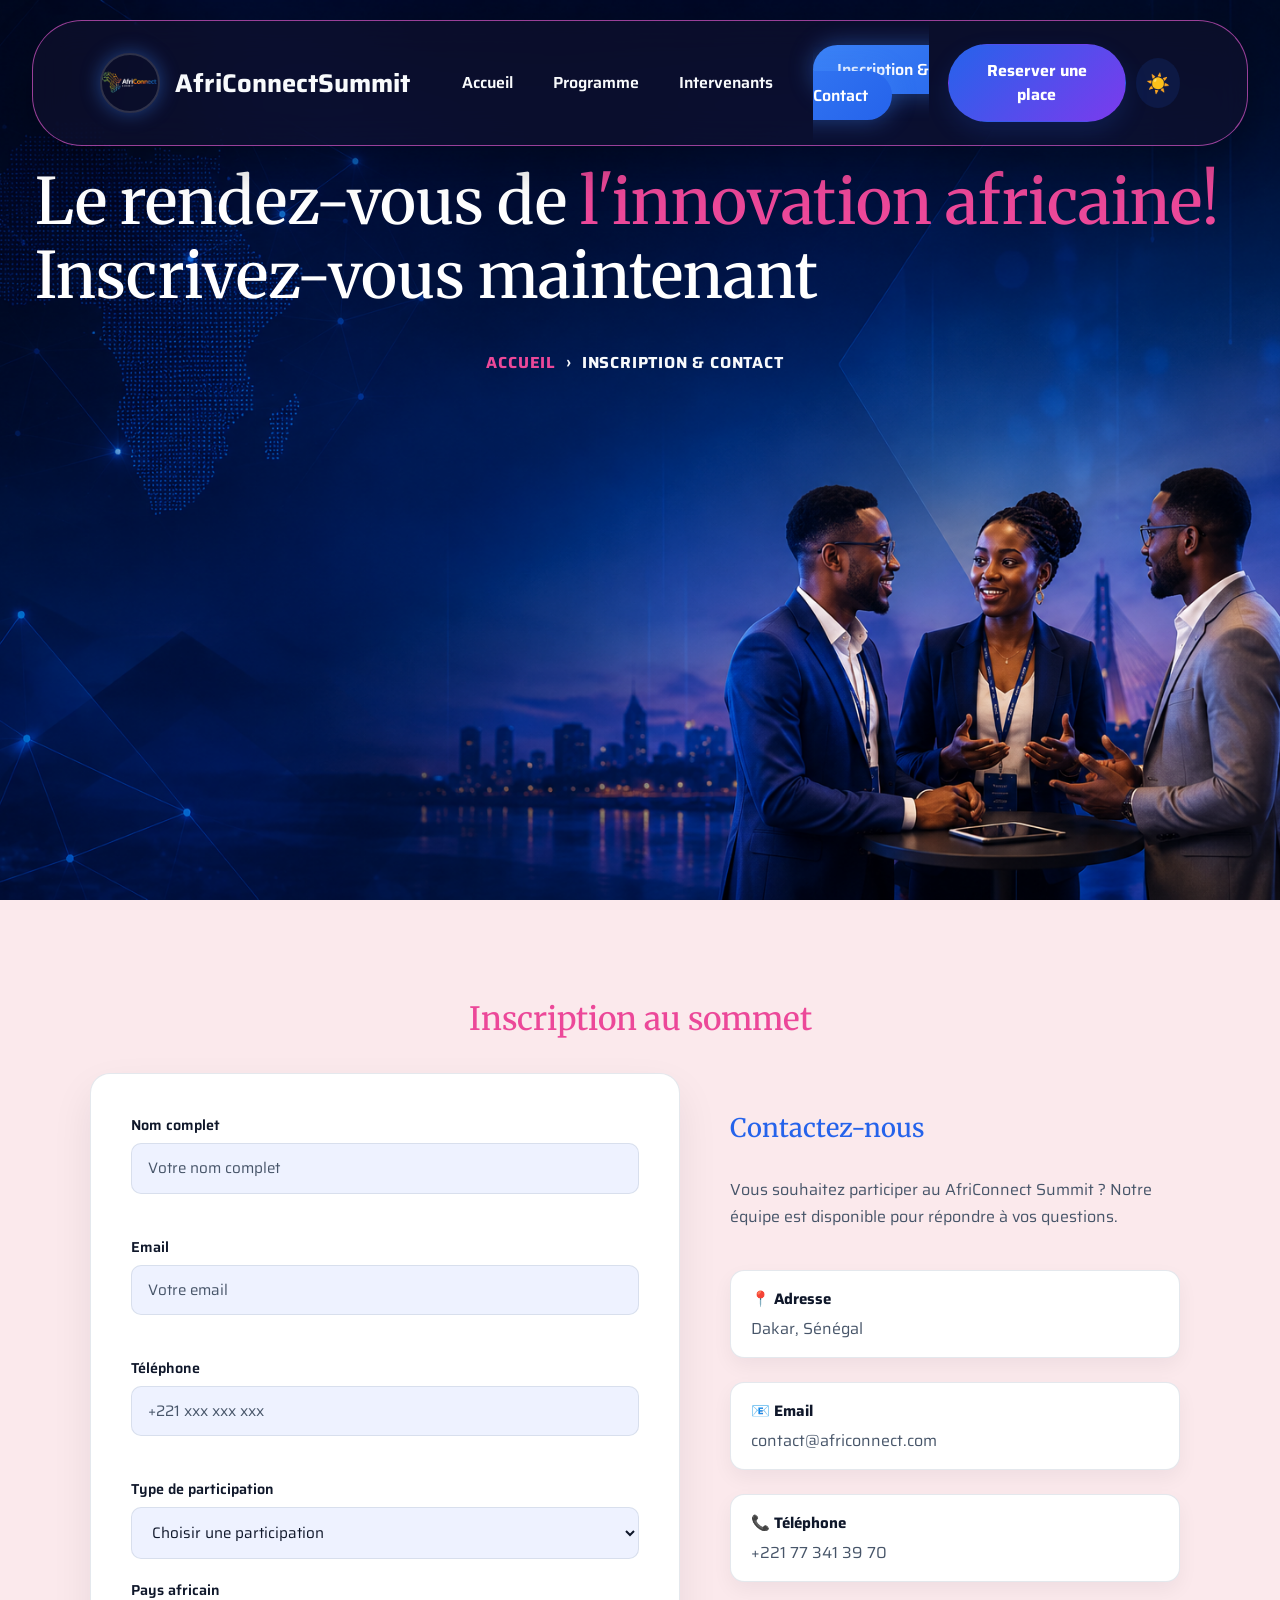
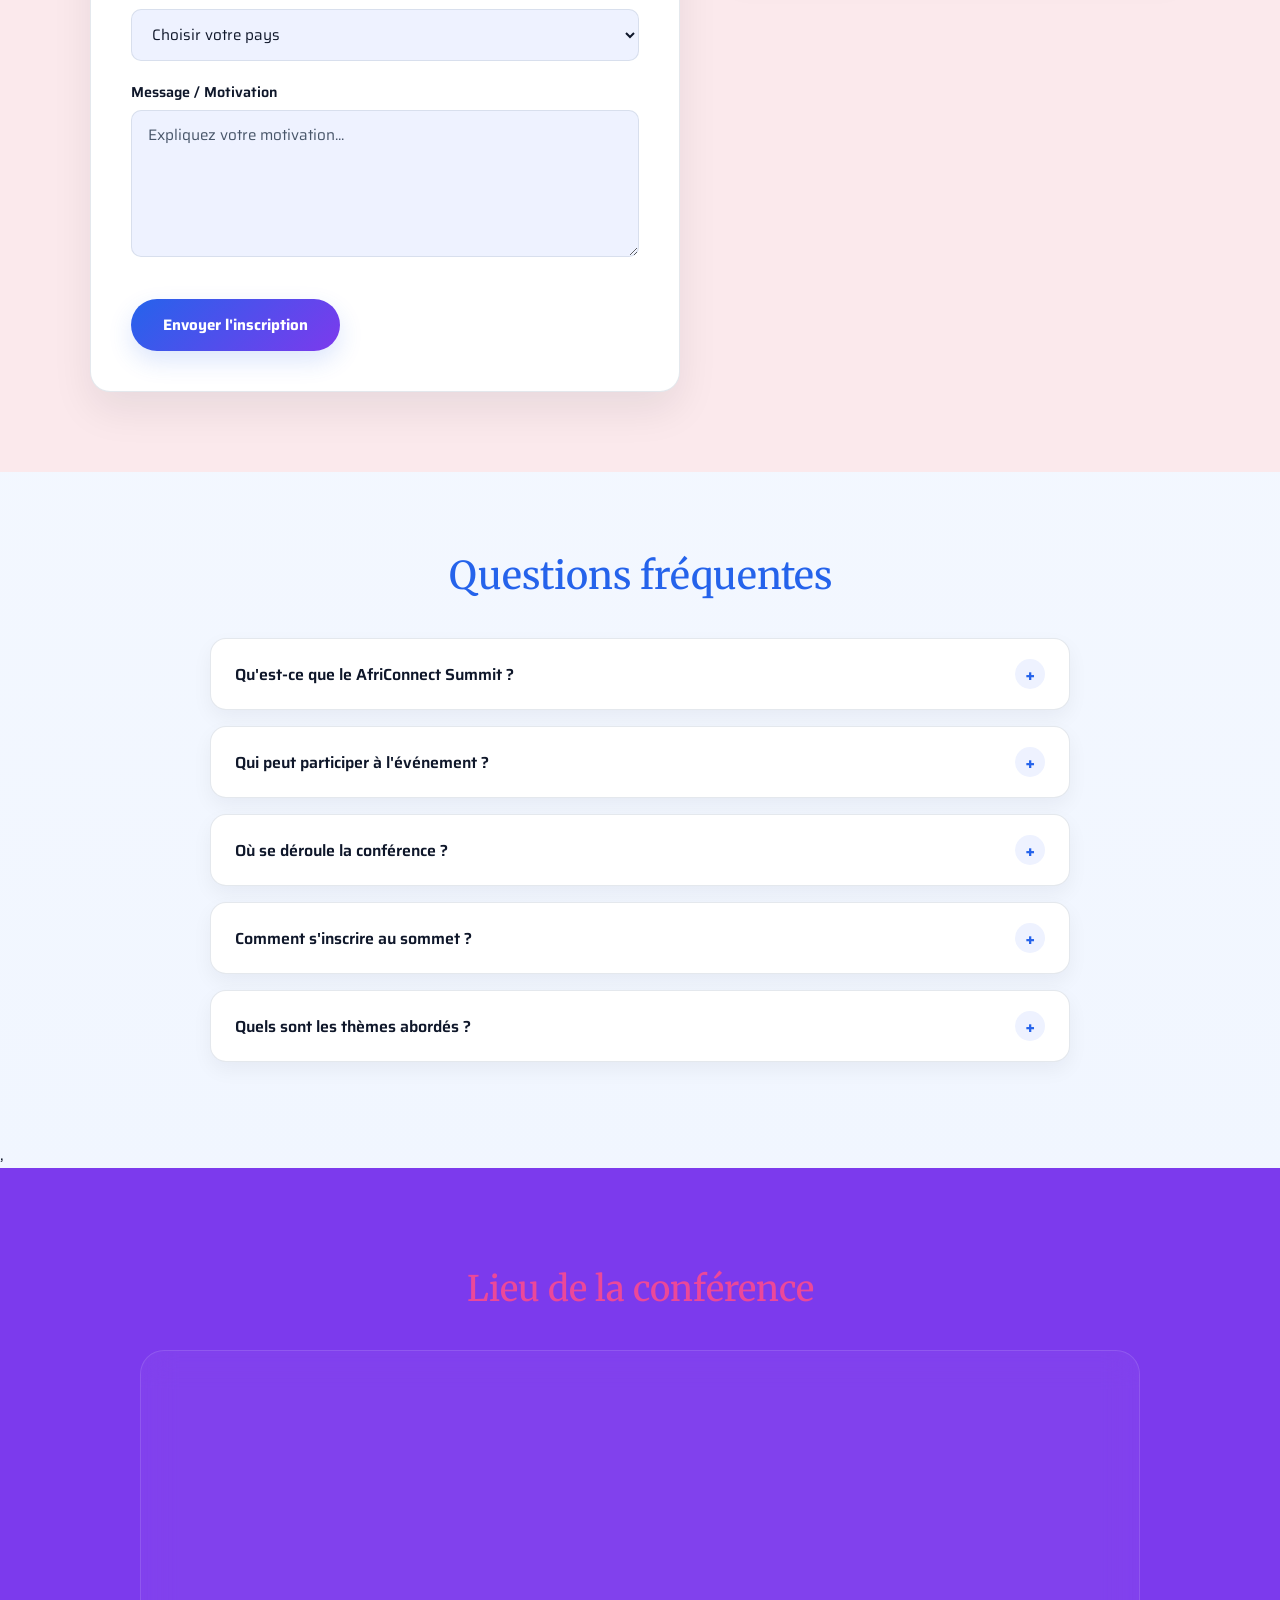
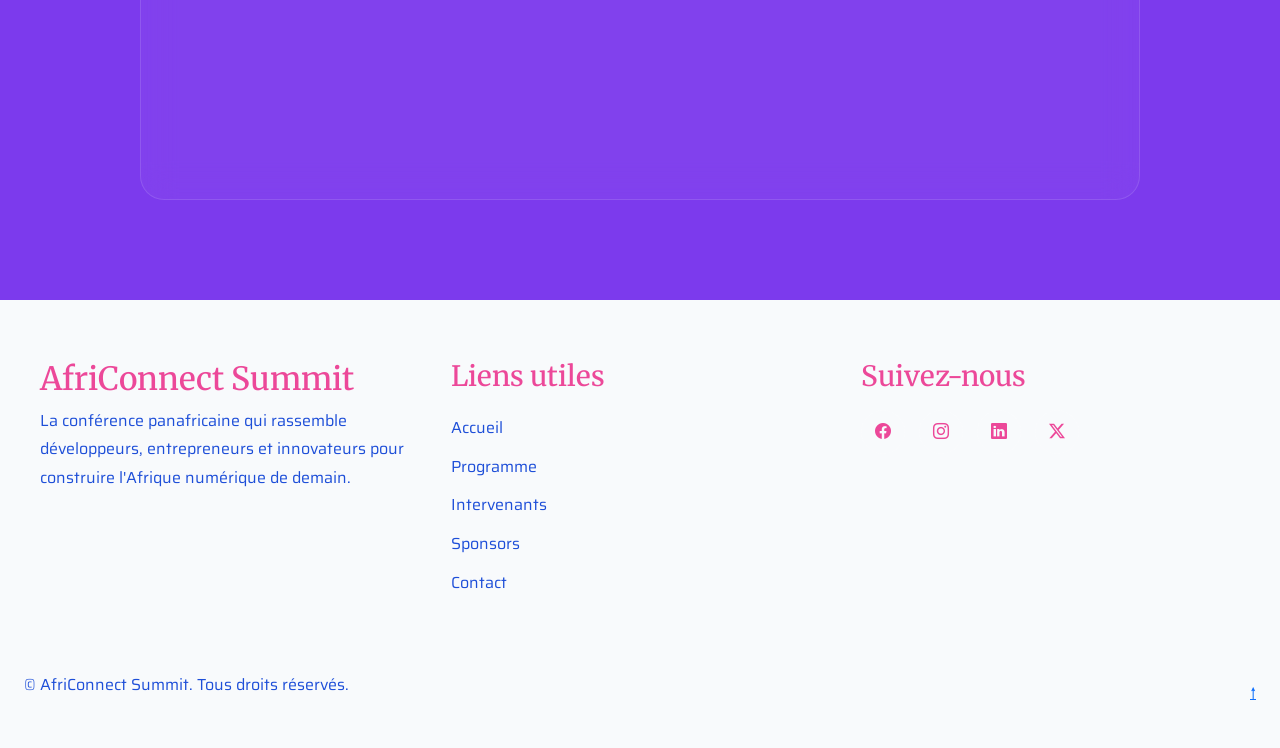
<file: contact.html>
<!DOCTYPE html>
<html lang="Fr">
<head>
    <meta charset="UTF-8">
    <meta name="viewport" content="width=device-width, initial-scale=1.0">
     <link
      href="https://cdn.jsdelivr.net/npm/bootstrap@5.3.0/dist/css/bootstrap.min.css"
      rel="stylesheet">
    <link
    rel="stylesheet"
      href="https://cdn.jsdelivr.net/npm/bootstrap-icons/font/bootstrap-icons.css">
    <link rel="stylesheet" href="css/style.css" >
    <title>AfriConnect Summit - Contact</title>
</head>
<body>
    <!--===================================================== 
              barre de navigation communne a toutes les pages
         ========================================================= -->  
   <header>
    <nav class="navbar">
        <div class="container">

            <div class="logo">

                <img src="images/LogoAfriconnectSummit.png" alt="Logo AfriConnect">
                <a href="index.html">AfriConnectSummit</a>
            </div>

            <button class="burger" id="burger">
                ☰
            </button>

            <div class="nav-menu" id="nav-menu">
                <ul class="nav-links">
                    <li><a href="index.html">Accueil</a></li>
                    <li><a href="programme.html">Programme</a></li>
                    <li><a href="intervenants.html">Intervenants</a></li>
                    <li><a href="contact.html" class="active">Inscription & Contact</a></li>
                </ul>

            <div class="nav-actions">
              <a href="contact.html" class="btn">Reserver une place</a>
           </div>


                <button id="theme-btn" class="theme-btn">☀️</button>
            </div>

        </div>
    </nav>
   </header>
<main>

<!--============================
     section hero interne 
  =========================-->

    <section class="hero-contact">
    <div class="hero-contact-container">
        <div class="contact-title">
            <h1>Le rendez-vous de <span>l'innovation africaine!</span> Inscrivez-vous maintenant</h1>
        </div>
     <div class="fil-darian">
        <nav class="fil-arian">
            <a href="index.html">Accueil</a>
            <span>›</span>
            <span class="active">Inscription & Contact</span>
        </nav>
     </div>

    </div>
    </section>
    
    <section class="contact-section">

      <div class="contact-title">
         <h2>Inscription au sommet</h2>
        </div>

    <div class="contact-container">
        
        <!-- FORMULAIRE -->
        <div class="formulaire">

        

            <form>

                <div class="champ">
                    <label>Nom complet</label>
                    <input type="text" placeholder="Votre nom complet">
                    <small id="nameError" class="text-danger"></small>
                </div>


                <div class="champ">
                    <label>Email</label>
                    <input type="email" placeholder="Votre email">
                    <small id="emailError" class="text-danger"></small>
                </div>


                <div class="champ">
                    <label>Téléphone</label>
                    <input type="tel" placeholder="+221 xxx xxx xxx">
                    <small id="telError" class="text-danger"></small>
                </div>


                <div class="champ">
                    <label>Type de participation</label>

                    <select>
                        <option>Choisir une participation</option>
                        <option>Participant</option>
                        <option>Intervenant</option>
                        <option>Sponsor</option>
                        <option>Partenaire</option>
                    </select>

                </div>


                <div class="champ">
                    <label>Pays africain</label>

                    <select>
                        <option>Choisir votre pays</option>
                        <option>Sénégal</option>
                        <option>Côte d'Ivoire</option>
                        <option>Ghana</option>
                        <option>Nigeria</option>
                        <option>Maroc</option>
                        <option>Algérie</option>
                        <option>Tunisie</option>
                        <option>Mali</option>
                        <option>Burkina Faso</option>
                        <option>Kenya</option>
                        <option>Afrique du Sud</option>
                    </select>

                </div>


                <div class="champ">
                    <label>Message / Motivation</label>

                    <textarea 
                    placeholder="Expliquez votre motivation..." rows="5"></textarea>
                     <small id="messageError" class="text-danger"></small>

                </div>
               <button type="submit"> Envoyer l'inscription</button>

            </form>

        </div>

        <!-- INFORMATIONS -->
        <div class="infos-contact">

            <h2>Contactez-nous</h2>

            <p>
                Vous souhaitez participer au AfriConnect Summit ?
                Notre équipe est disponible pour répondre à vos questions.
            </p>


            <div class="info-item">
                <strong>📍 Adresse</strong>
                <p>Dakar, Sénégal</p>
            </div>


            <div class="info-item">
                <strong>📧 Email</strong>
                <p>contact@africonnect.com</p>
            </div>


            <div class="info-item">
                <strong>📞 Téléphone</strong>
                <p>+221 77 341 39 70</p>
            </div>

        </div>


    </div>

</section>
<section class="faq-section">

    <h2>Questions fréquentes</h2>

    <div class="faq-container">

        <div class="faq-item">

            <input type="checkbox" id="faq1">

            <label for="faq1">
                Qu'est-ce que le AfriConnect Summit ?
                <span>+</span>
            </label>

            <div class="faq-content">
                <p>
                    AfriConnect Summit est une conférence panafricaine
                    qui réunit développeurs, entrepreneurs, designers
                    et experts du numérique.
                </p>
            </div>

        </div>



        <div class="faq-item">

            <input type="checkbox" id="faq2">

            <label for="faq2">
                Qui peut participer à l'événement ?
                <span>+</span>
            </label>

            <div class="faq-content">
                <p>
                    L'événement est ouvert aux étudiants, professionnels,
                    entreprises, startups et passionnés de technologie.
                </p>
            </div>

        </div>



        <div class="faq-item">

            <input type="checkbox" id="faq3">

            <label for="faq3">
                Où se déroule la conférence ?
                <span>+</span>
            </label>

            <div class="faq-content">
                <p>
                    La conférence se déroule à Dakar, Sénégal,
                    avec des sessions physiques et des activités numériques.
                </p>
            </div>

        </div>



        <div class="faq-item">

            <input type="checkbox" id="faq4">

            <label for="faq4">
                Comment s'inscrire au sommet ?
                <span>+</span>
            </label>

            <div class="faq-content">
                <p>
                    Vous pouvez vous inscrire via le formulaire
                    disponible dans la section contact.
                </p>
            </div>

        </div>



        <div class="faq-item">

            <input type="checkbox" id="faq5">

            <label for="faq5">
                Quels sont les thèmes abordés ?
                <span>+</span>
            </label>

            <div class="faq-content">
                <p>
                    Les thèmes principaux sont l'intelligence artificielle,
                    la data, le business digital et le design.
                </p>
            </div>

        </div>


    </div>

</section>
,    <!--==================
       section carte iframe 
      =================== -->

<section class="section-map">

    <h2>Lieu de la conférence</h2>

    <div class="map-container">

       <div class="map-iframe">
          <iframe
            src="https://www.google.com/maps/embed?pb=!1m18!1m12!1m3!1d3859.2!2d-17.4677!3d14.7167!2m3!1f0!2f0!3f0!3m2!1i1024!2i768!4f13.1!3m3!1m2!1s0xec172c3a3a3a3a3%3ADakar!2sDakar%2C%20S%C3%A9n%C3%A9gal!5e0!3m2!1sfr!2s!4v0000000000"
            style="border:0;"
            allowfullscreen=""
            loading="lazy">
          </iframe>
  </div>

    </div>
</section>

   </main>
  <!--==========================================
           footer commune a toutes les pages 
     ==============================================-->
     
      <footer class="footer">
        <div class="footer-container">
          <!-- Colonne 1 -->
          <div class="footer-column">
            <h2>AfriConnect Summit</h2>
            <p>
              La conférence panafricaine qui rassemble développeurs,
              entrepreneurs et innovateurs pour construire l'Afrique numérique
              de demain.
            </p>
          </div>

          <!-- Colonne 2 -->
          <div class="footer-column">
            <h3>Liens utiles</h3>

            <ul>
              <li><a href="index.html">Accueil</a></li>
              <li><a href="programme.html">Programme</a></li>
              <li><a href="intervenants.html">Intervenants</a></li>
              <li><a href="sponsors.html">Sponsors</a></li>
              <li><a href="contact.html">Contact</a></li>
            </ul>
          </div>

          <!-- Colonne 3 -->
          <div class="footer-column">
            <h3>Suivez-nous</h3>

            <div class="socials">
              <a href="#"><i class="bi bi-facebook"></i></a>
              <a href="#"><i class="bi bi-instagram"></i></a>
              <a href="#"><i class="bi bi-linkedin"></i></a>
              <a href="#"><i class="bi bi-twitter-x"></i></a>
            </div>
          </div>
        </div>

        <hr>

        <div class="footer-bottom">
          <p>
            © <span id="year"></span> AfriConnect Summit. Tous droits réservés.
          </p>

          <a href="#" class="back-to-top"> ↑ </a>
        </div>
      </footer>
   <script src="https://cdn.jsdelivr.net/npm/bootstrap@5.3.0/dist/js/bootstrap.bundle.min.js"></script>
    <script src="js/main.js"></script>
</body>
</html>
</file>
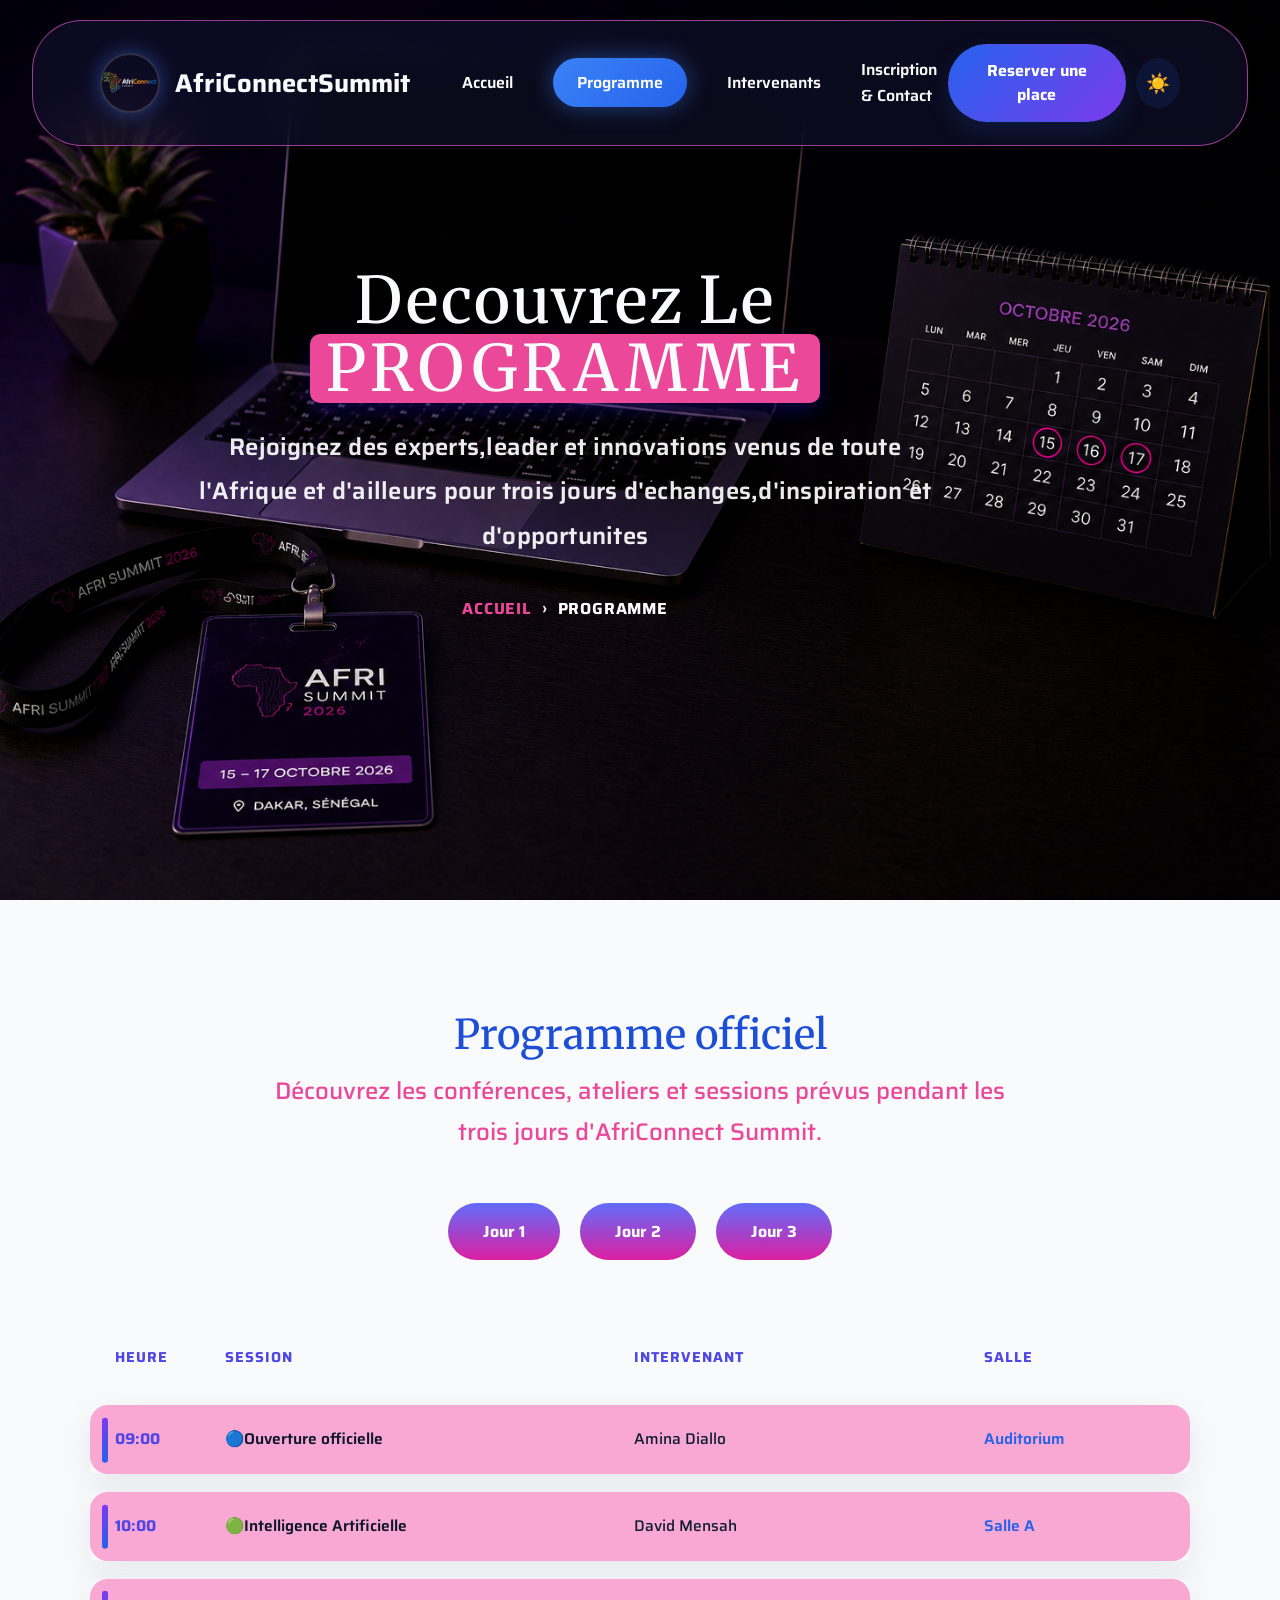
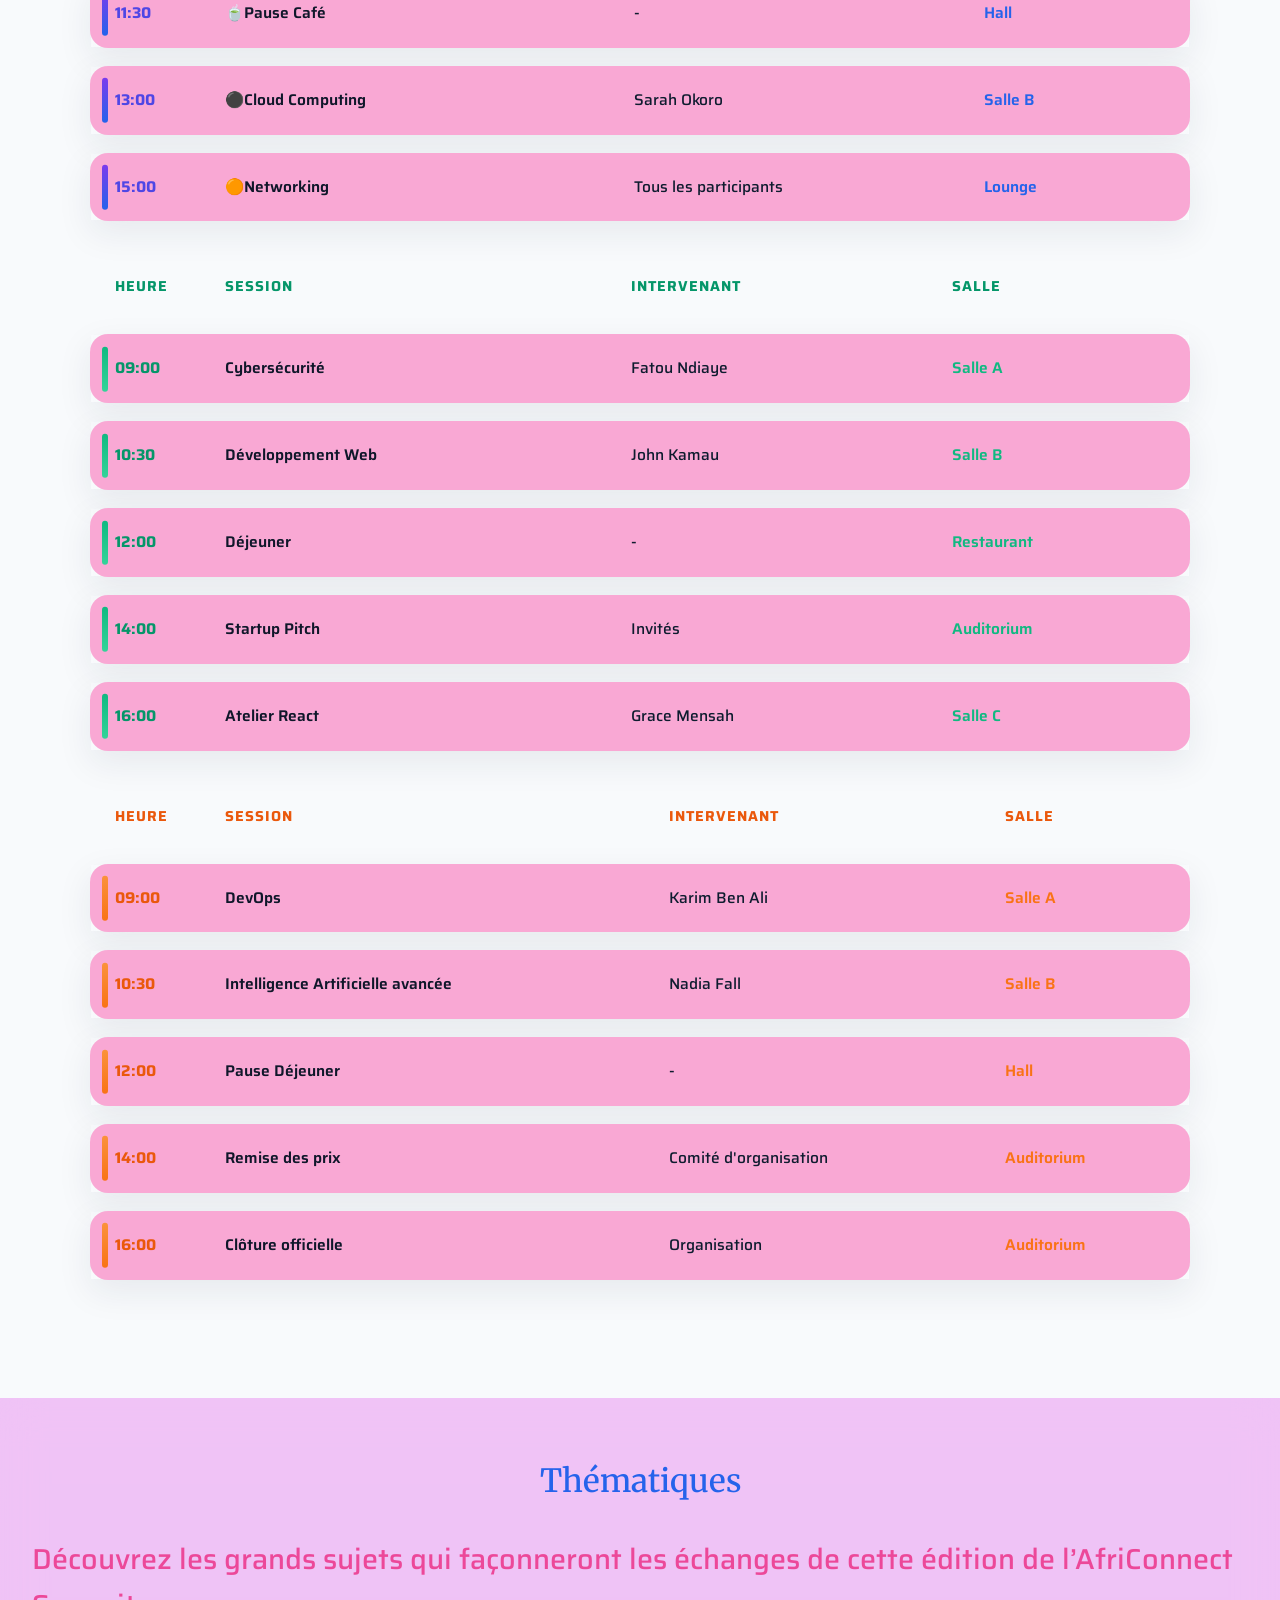
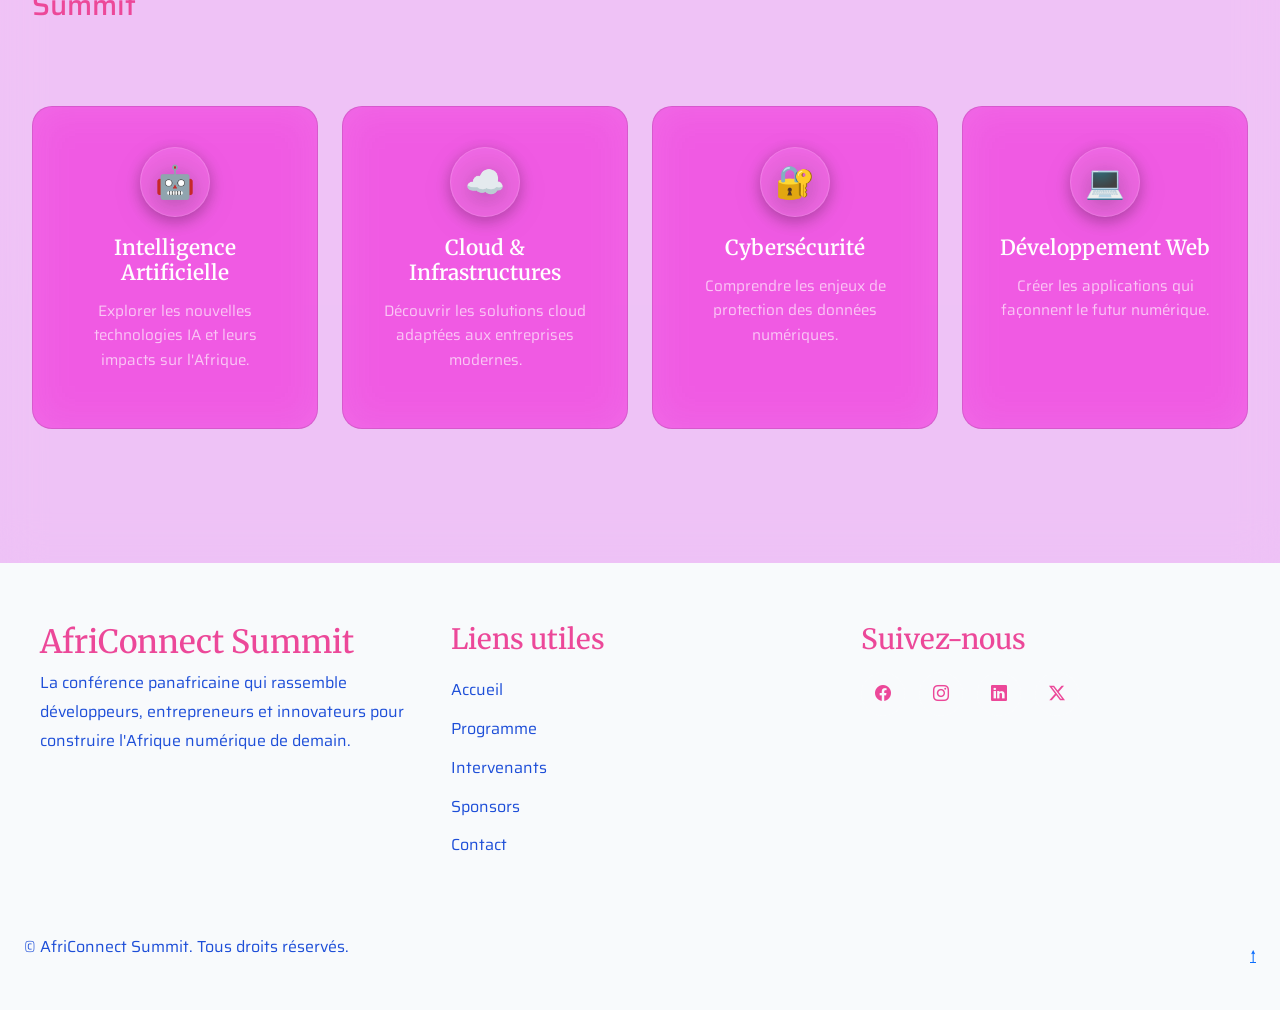
<file: programme.html>
<!DOCTYPE html>
<html lang="Fr">
<head>
    <meta charset="UTF-8">
    <meta name="viewport" content="width=device-width, initial-scale=1.0">
     <link
      href="https://cdn.jsdelivr.net/npm/bootstrap@5.3.0/dist/css/bootstrap.min.css"
      rel="stylesheet">
    <link
    rel="stylesheet"
      href="https://cdn.jsdelivr.net/npm/bootstrap-icons/font/bootstrap-icons.css">
    <link rel="stylesheet" href="css/style.css" >
    <title>AfriConnect Summit - Programme</title>
</head>
<body>

     
          <!--======================================================
             barre de navigation communne a toutes les pages
           ====================================================== -->

    <header>
    <nav class="navbar">
        <div class="container">

            <div class="logo">
                <img src="images/LogoAfriconnectSummit.png" alt="Logo AfriConnect">
                
                <a href="index.html">AfriConnectSummit</a>
            </div>

            <button class="burger" id="burger">
                ☰
            </button>

            <div class="nav-menu" id="nav-menu">
                <ul class="nav-links">
                    <li><a href="index.html">Accueil</a></li>
                    <li><a href="programme.html" class="active">Programme</a></li>
                    <li><a href="intervenants.html">Intervenants</a></li>
                    <li><a href="contact.html">Inscription & Contact</a></li>
                </ul>

                 <div class="nav-actions">
              <a href="contact.html" class="btn">Reserver une place</a>
          </div>


                <button id="theme-btn" class="theme-btn">☀️</button>
            </div>

        </div>
    </nav>
</header>
<main>
   <!--==========================================================
             section hero interne
     ========================================================= -->
<section class="hero-interne">
    <div class="hero-container">
        <div class="hero-title">
             <h1>Decouvrez le  <span class="highlight">programme</span></h1>
        </div>
        <div class="sous-titre-hero">
            <p>Rejoignez des experts,leader et innovations venus de toute
             l'Afrique et d'ailleurs pour trois jours d'echanges,d'inspiration et 
             d'opportunites 
            </p>
        </div>
         <div id="fil-d'arian">
        <nav class="fil-arian">
    <a href="index.html">Accueil</a>
    <span>›</span>
    <span class="current">Programme</span>
</nav>
    </div>
    </div>
    
</section>
 <section class="programme">

    <h1>Programme officiel</h1>

    <p class="sous-titre">
    Découvrez les conférences, ateliers et sessions prévus pendant les trois jours d'AfriConnect Summit.
    </p>

    <!-- Onglets -->
    <div class="tabs">

        <button class="tab active" data-day="jour1">
            Jour 1
        </button>

        <button class="tab" data-day="jour2">
            Jour 2
        </button>

        <button class="tab" data-day="jour3">
            Jour 3
        </button>

    </div>

    <!-- ================= JOUR 1 ================= -->

    <div class="planning active" id="jour1">

        <table class="programme-table jour1">

            <thead>
                <tr>
                    <th>Heure</th>
                    <th>Session</th>
                    <th>Intervenant</th>
                    <th>Salle</th>
                </tr>
            </thead>

            <tbody class="blur">

                <tr>
                    <td>09:00</td>
                    <td>🔵Ouverture officielle</td>
                    <td>Amina Diallo</td>
                    <td>Auditorium</td>
                </tr>

                <tr>
                    <td>10:00</td>
                    <td>🟢Intelligence Artificielle</td>
                    <td>David Mensah</td>
                    <td>Salle A</td>
                </tr>

                <tr>
                    <td>11:30</td>
                    <td>🍵Pause Café</td>
                    <td>-</td>
                    <td>Hall</td>
                </tr>

                <tr>
                    <td>13:00</td>
                    <td>⚫Cloud Computing</td>
                    <td>Sarah Okoro</td>
                    <td>Salle B</td>
                </tr>

                <tr>
                    <td>15:00</td>
                    <td>🟠Networking</td>
                    <td>Tous les participants</td>
                    <td>Lounge</td>
                </tr>

            </tbody>

        </table>

    </div>

    <!-- ================= JOUR 2 ================= -->

    <div class="planning" id="jour2">

        <table class="programme-table jour2">

            <thead>
                <tr>
                    <th>Heure</th>
                    <th>Session</th>
                    <th>Intervenant</th>
                    <th>Salle</th>
                </tr>
            </thead>

            <tbody>

                <tr>
                    <td>09:00</td>
                    <td>Cybersécurité</td>
                    <td>Fatou Ndiaye</td>
                    <td>Salle A</td>
                </tr>

                <tr>
                    <td>10:30</td>
                    <td>Développement Web</td>
                    <td>John Kamau</td>
                    <td>Salle B</td>
                </tr>

                <tr>
                    <td>12:00</td>
                    <td>Déjeuner</td>
                    <td>-</td>
                    <td>Restaurant</td>
                </tr>

                <tr>
                    <td>14:00</td>
                    <td>Startup Pitch</td>
                    <td>Invités</td>
                    <td>Auditorium</td>
                </tr>

                <tr>
                    <td>16:00</td>
                    <td>Atelier React</td>
                    <td>Grace Mensah</td>
                    <td>Salle C</td>
                </tr>

            </tbody>

        </table>

    </div>

    <!-- ================= JOUR 3 ================= -->

    <div class="planning" id="jour3">

        <table class="programme-table jour3">

            <thead>
                <tr>
                    <th>Heure</th>
                    <th>Session</th>
                    <th>Intervenant</th>
                    <th>Salle</th>
                </tr>
            </thead>

            <tbody>

                <tr>
                    <td>09:00</td>
                    <td>DevOps</td>
                    <td>Karim Ben Ali</td>
                    <td>Salle A</td>
                </tr>

                <tr>
                    <td>10:30</td>
                    <td>Intelligence Artificielle avancée</td>
                    <td>Nadia Fall</td>
                    <td>Salle B</td>
                </tr>

                <tr>
                    <td>12:00</td>
                    <td>Pause Déjeuner</td>
                    <td>-</td>
                    <td>Hall</td>
                </tr>

                <tr>
                    <td>14:00</td>
                    <td>Remise des prix</td>
                    <td>Comité d'organisation</td>
                    <td>Auditorium</td>
                </tr>

                <tr>
                    <td>16:00</td>
                    <td>Clôture officielle</td>
                    <td>Organisation</td>
                    <td>Auditorium</td>
                </tr>
            </tbody>
         </table>

    </div>

</section>

<section class="themes">
   <div class="titre-theme">
    <h2>Thématiques</h2>
   </div>
   <div class="sous-titre-theme">
   <p>
    Découvrez les grands sujets qui façonneront les échanges de cette édition de l’AfriConnect Summit
   </p>
   </div>

    <div class="themes-grid">

        <div class="theme-card reveal">
            <div class="icon">🤖</div>
            <h3>Intelligence Artificielle</h3>
            <p>
                Explorer les nouvelles technologies IA
                et leurs impacts sur l'Afrique.
            </p>
        </div>


        <div class="theme-card reveal">
            <div class="icon">☁️</div>
            <h3>Cloud & Infrastructures</h3>
            <p>
                Découvrir les solutions cloud adaptées
                aux entreprises modernes.
            </p>
        </div>


        <div class="theme-card reveal">
            <div class="icon">🔐</div>
            <h3>Cybersécurité</h3>
            <p>
                Comprendre les enjeux de protection
                des données numériques.
            </p>
        </div>


        <div class="theme-card reveal">
            <div class="icon">💻</div>
            <h3>Développement Web</h3>
            <p>
                Créer les applications qui façonnent
                le futur numérique.
            </p>
        </div>


    </div>

</section>


   </main>
    <!--==========================================
           footer commune a toutes les pages 
     ==============================================-->
    
      <footer class="footer">
        <div class="footer-container">
          <!-- Colonne 1 -->
          <div class="footer-column">
            <h2>AfriConnect Summit</h2>
            <p>
              La conférence panafricaine qui rassemble développeurs,
              entrepreneurs et innovateurs pour construire l'Afrique numérique
              de demain.
            </p>
          </div>

          <!-- Colonne 2 -->
          <div class="footer-column">
            <h3>Liens utiles</h3>

            <ul>
              <li><a href="index.html">Accueil</a></li>
              <li><a href="programme.html">Programme</a></li>
              <li><a href="intervenants.html">Intervenants</a></li>
              <li><a href="sponsors.html">Sponsors</a></li>
              <li><a href="contact.html">Contact</a></li>
            </ul>
          </div>

          <!-- Colonne 3 -->
          <div class="footer-column">
            <h3>Suivez-nous</h3>

            <div class="socials">
              <a href="#"><i class="bi bi-facebook"></i></a>
              <a href="#"><i class="bi bi-instagram"></i></a>
              <a href="#"><i class="bi bi-linkedin"></i></a>
              <a href="#"><i class="bi bi-twitter-x"></i></a>
            </div>
          </div>
        </div>

        <hr>

        <div class="footer-bottom">
          <p>
            © <span id="year"></span> AfriConnect Summit. Tous droits réservés.
          </p>

          <a href="#" class="back-to-top"> ↑ </a>
        </div>
      </footer>
   <script src="https://cdn.jsdelivr.net/npm/bootstrap@5.3.0/dist/js/bootstrap.bundle.min.js"></script>
    <script src="js/main.js"></script>
</body>
</html>
</file>
<file: css/style.css>
@import url('https://fonts.googleapis.com/css2?family=Merriweather:ital,opsz,wght@0,18..144,300..900;1,18..144,300..900&display=swap');
@import url('https://fonts.googleapis.com/css2?family=Saira:ital,wght@0,100..900;1,100..900&display=swap');

:root {
  --blue:        #2563EB;
  --blue-dark:   #1D4ED8;
  --blue-light:  #60A5FA;

  --pink:        #EC4899;
  --pink-dark:   #DB2777;
  --pink-light:  #F9A8D4;
  --accent:      #7C3AED;
  --accent-soft: #EDE9FE;

  --white:       #FFFFFF;
  --off-white:   #F8FAFC;

  --bg-color:    #F8FAFC;
  --card-bg:     #FFFFFF;
  --surface:     #EEF2FF;

  --text-primary:   #0F172A;
  --text-secondary: #F8FAFC;
  --text-muted:     #475569;
  --border-soft:    rgba(148, 163, 184, 0.25);
    
  --font-title: 'Merriweather', serif;
  --font-body: 'Saira', sans-serif;
  --navbar-height: 85px;
}

/* ==============================
     variable dark mode 
============================= */
body.dark-mode {
  --bg-color:    #0F172A;
  --card-bg:     #1E293B;
  --surface:     #1E293B;

  --text-primary:   #eff3f3;
  --text-secondary: #023abb;
  --text-muted:     #e312ce;
}

*, *::before, *::after {
  margin: 0;
  padding: 0;
  box-sizing: border-box;
}

body {
  font-family: var(--font-body);
  background: linear-gradient(180deg, #f8fbff 0%, #eef4ff 100%);
  color: var(--text-primary);
  line-height: 1.6;
}

h1, h2, h3, h4, h5, h6 {
  font-family: var(--font-title);
  color: var(--text-primary);
}
/* animation  */

.fade-in {
    animation: fadeIn 0.8s ease forwards;
    opacity: 0;
}

@keyframes fadeIn {
    from {
        opacity: 0;
    }
    to {
        opacity: 1;
    }
}

@keyframes fadeInUp {
  from {
    opacity: 0;
    transform: translateY(18px);
  }
  to {
    opacity: 1;
    transform: translateY(0);
  }
}


@keyframes slideRight {
    from {
        transform: translateX(-60px);
    }
    to {
        transform: translateX(0);
    }
}

.element {
    animation: slideDown 0.7s ease-out;
}

@keyframes slideDown {
    from {
        transform: translateY(-50px);
    }
    to {
        transform: translateY(0);
    }
}
@keyframes rotate {
  from {
    transform: rotate(-3deg);
  }
  to {
    transform: rotate(3deg);
  }
}
@keyframes backInLeft {
  0% {
    opacity: 0;
    transform: translateX(-200px) scale(0.7);
  }

  80% {
    opacity: 0.8;
    transform: translateX(20px) scale(1.05);
  }

  100% {
    opacity: 1;
    transform: translateX(0) scale(1);
  }
}
/* ==========================
        NAVBAR FLOTTANTE
========================== */

.navbar {
    position: fixed;
    top: 20px;
    left: 50%;
    transform: translateX(-50%);
    width: min(95%, 1400px);
    z-index: 1000;
    background: rgba(18, 18, 45, 0.60);
    backdrop-filter: blur(18px);
    -webkit-backdrop-filter: blur(18px);
    border: 1px solid rgba(217, 87, 202, 0.695);
    border-radius: 50px;
    box-shadow:
    0 15px 45px rgba(0,0,0,.35);
    transition: .35s ease;
}

.navbar .container{
display:flex;
align-items:center;
justify-content:space-between;
gap:20px;
padding:15px 30px;
position:relative;
}

.burger{
display:none;
align-items:center;
justify-content:center;
width:46px;
height:46px;
border:none;
border-radius:50%;
background:rgba(255,255,255,.12);
color:white;
font-size:1.3rem;
cursor:pointer;
transition:.3s ease;
}

.burger:hover,
.burger:focus-visible{
background:#2563eb;
outline:none;
}

.logo{
display:flex;
align-items:center;
gap:15px;
}

.logo img{
width:60px;
height:60px;
border-radius:50%;
border:2px solid rgba(255,255,255,.15);
box-shadow:
0 0 20px rgba(59,130,246,.45);
object-fit:cover;
}

.logo a{
color:var(--off-white);
font-size:1.6rem;
font-weight:700;
text-decoration:none;
font-family: var(--font-body);
}

.nav-menu{
display:flex;
align-items:center;
justify-content:space-between;
flex:1;
}

.nav-links{
display:flex;
align-items:center;
gap:40px;
list-style:none;
margin:auto;
}

.nav-links a{
position:relative;
color:var(--off-white);
text-decoration:none;
font-weight:600;
transition:.3s;
font-family: var(--font-body);
}

.nav-links a:hover{
color:var(--blue);
}

.nav-links a::after{
content:"";
position:absolute;
left:0;
bottom:-8px;
width:0;
height:2px;
background:linear-gradient(
 90deg, #3b82f6, #8b5cf6);
transition:.3s;
}

.nav-links a:hover::after{
width:100%;
}

.nav-links .active{
padding:12px 24px;
border-radius:40px;
background:linear-gradient(135deg,#3b82f6,#2563eb);color:white;
box-shadow: 0 0 25px rgba(59,130,246,.45);
}

.nav-links .active::after{
display:none;
}

.nav-actions{
display:flex;
align-items:center;
gap:20px;
}

.btn{
padding:14px 28px;
border-radius:50px;
text-decoration:none;
font-weight:700;
color:white;
background:linear-gradient(135deg,var(--blue),var(--accent));
transition:.35s;
font-family: var(--font-body);
box-shadow:0 10px 24px rgba(37,99,235,.16);
}

.btn:hover{
transform:translateY(-3px);
box-shadow:0 12px 30px rgba(37,99,235,.28);
}

.theme-btn{
width:50px;
height:50px;
border:none;
border-radius:50%;
cursor:pointer;
background:rgba(37,99,235,.12);
color:var(--blue-dark);
font-size:1.2rem;
transition:.35s;
margin-left: 10px;
}

.theme-btn:hover{
transform:rotate(180deg);
background:linear-gradient(135deg,var(--blue),var(--accent));
color:white;
}

/* =================
     section hero
 ===================== */
.hero {
  position: relative;
  min-height: 100vh;
  display: flex;
  flex-direction: column;
  justify-content: center;
  align-items: flex-start;
  gap: 24px;
  padding: 120px 24px 60px;
  background-image:url(../images/afribg.jpeg);
  background-repeat: no-repeat;
  background-size: cover;
  background-position: right top;
  overflow: hidden;
}

.hero::before {
  content: "";
  position: absolute;
  inset: 0;
  background: radial-gradient(circle at top right, rgba(37, 99, 235, 0.28), transparent 38%);
  pointer-events: none;
}

.texte-container,
.btn-container,
.compte-a-rebours {
  position: relative;
  z-index: 1;
}

.texte-container {
  max-width: 900px;
  width: 100%;
}

.edition {
  display: inline-block;
  margin-top: 10px;
  padding: 8px 14px;
  color: var(--pink);
  font-weight: 700;
  letter-spacing: 0.2em;
  text-transform: uppercase;
  font-size: 0.9rem;
  font-family: var(--font-body);
}

.titre-pricipal {
  font-size: clamp(2rem, 4vw, 3.4rem);
  line-height: 1.2;
  color: #ffffff;
  margin-bottom: 16px;
  max-width: 800px;
  font-family: var(--font-title);
  animation: fadeIn 3s ease forwards;
  opacity: 0;
}

.highlight {
  color:var(--pink);
}

.sous-titre-hero {
  font-size: 1.05rem;
  color: var(--pink-light);
  font-weight: 600;
  line-height: 1.6;
  font-family: var(--font-body);
}

.btn-container {
  display: flex;
  /* flex-wrap: wrap; */
  gap: 16px;
}


.btn-hero {
  display: inline-flex;
  align-items: center;
  justify-content: center;
  padding: 14px 28px;
  border-radius: 999px;
  text-decoration: none;
  font-weight: 700;
  color: white;
  font-family: var(--font-body);
  background: linear-gradient(135deg, #2563eb 0%, #3b82f6 50%, #8b5cf6 100%);
  border: 1px solid rgba(255, 255, 255, 0.18);
  box-shadow: 0 12px 30px rgba(37, 99, 235, 0.25);
  transition: transform 0.25s ease, box-shadow 0.25s ease, filter 0.25s ease;
  animation: fadeIn 0.8s ease forwards;
  opacity: 0;
}

.btn-hero:hover {
  transform: translateY(-3px);
  box-shadow: 0 16px 35px rgba(37, 99, 235, 0.35);
  filter: brightness(1.05);
}

.btn-hero:last-child {
  background: linear-gradient(135deg, rgba(255, 255, 255, 0.16), rgba(255, 255, 255, 0.08));
  backdrop-filter: blur(10px);
}

.compte-a-rebours {
  display: grid;
  grid-template-columns: repeat(4, minmax(0, 1fr));
  gap: 16px;
  max-width: 760px;
  margin-top: 8px;
  align-self: center;
}

.compte-a-rebours > div {
  padding: 18px 14px;
  text-align: center;
  background: rgba(255, 255, 255, 0.14);
  border: 1px solid rgba(255, 255, 255, 0.22);
  border-radius: 20px;
  box-shadow: 0 12px 35px rgba(0, 0, 0, 0.18);
  backdrop-filter: blur(16px);
  -webkit-backdrop-filter: blur(16px);
  transition: transform 0.25s ease, box-shadow 0.25s ease, background 0.25s ease;
}

.compte-a-rebours > div:hover {
  box-shadow: 0 16px 40px rgba(0, 0, 0, 0.22);
  background: rgba(255, 255, 255, 0.18);
}

.compte-a-rebours h2 {
  margin-bottom: 6px;
  color: #ffffff;
  font-size: 1.8rem;
  text-shadow: 0 2px 8px rgba(0, 0, 0, 0.25);
}

.compte-a-rebours span {
  color: #e2e8f0;
  font-weight: 700;
  letter-spacing: 0.08em;
  text-transform: uppercase;
  font-size: 0.8rem;
}

/* section chiffres cles */

.stats-section {
  position: relative;
  min-height: 700px;
  display: flex;
  align-items: center;
  justify-content: center;
  padding: 80px 24px;
  overflow: hidden;
}

.bg-video {
  position: absolute;
  inset: 0;
  width: 100%;
  height: 100%;
  object-fit: cover;
  z-index: 0;
}

.stats-section::before {
  content: "";
  position: absolute;
  inset: 0;
  background: linear-gradient(90deg, rgba(35, 37, 45, 0.9), rgba(2, 6, 23, 0.55));
  z-index: 1;
}

.stats-container {
  position: relative;
  z-index: 2;
  width: min(1100px, 100%);
  text-align: center;
  color: var(--white);
  padding-top: 190px;
}

.titre-stats {
  color: var(--white);
  font-size: clamp(2rem, 3vw, 2.8rem);
  margin-bottom: 12px;
  font-family: var(--font-title);
  animation: backInLeft 5s ease-out both;
}

.sous-titre-cles {
  color: var(--pink-dark);
  font-size: 1.5rem;
  max-width: 720px;
  margin: 0 auto 32px;
  font-family: var(--font-body);
}

.stats-grid {
  display: grid;
  grid-template-columns: repeat(4, minmax(0, 1fr));
  gap: 20px;
}

.stat-card:hover {
  transform: translateY(-4px);
  box-shadow: 0 24px 70px rgba(0, 0, 0, 0.18);
}

.stat-card i{
  font-size: 3rem;
  color: var(--pink-light);
  background: rgba(255, 255, 255, 0.14);
  border: 1px solid rgba(255, 255, 255, 0.22);
  border-radius: 50px;
  box-shadow: 0 12px 35px rgba(0, 0, 0, 0.18);
  backdrop-filter: blur(16px);
  -webkit-backdrop-filter: blur(16px);
  padding: 10px 20px 10px;
}

.stat-card h2 {
  color: var(--white);
  margin: 10px 0 6px;
  font-size: 2rem;
  font-family: var(--font-title);
}

.stat-card p:last-child {
  color:var(--pink);
  margin: 0;
  font-family: var(--font-body);
  font-size: 1.5rem;
  font-weight: 500;
}

.pourquoi-participer {
  padding: 80px 24px;
  position: relative;
  overflow: hidden;
  background-image: url(../images/bleumotif09.png);
}

.pourquoi-participer::before {
  content: "";
  position: absolute;
  inset: 0;
  /* background: linear-gradient(); */
  pointer-events: none;
   /* backdrop-filter: blur(2px); */
  /* -webkit-backdrop-filter: blur(2px); */
}

.pourquoi-participer .why-container {
  max-width: 1200px;
  margin: 0 auto;
  display: flex;
  flex-direction: column;
  align-items: center;
  gap: 32px;
  position: relative;
  z-index: 1;
}

.pourquoi-participer .why-container:last-of-type {
  flex-direction: row;
  flex-wrap: wrap;
  justify-content: center;
  gap: 24px;
}

.pourquoi-participer .titre{
  text-align: center;
  max-width: 760px;
  font-family: var(--font-title);
  font-size: 2.5rem;
  color: var(--off-white);
}
.pourquoi-participer .sous-titre{
  font-size: 1.5rem;
  font-family: var(--font-body);
  font-weight: 600;
  margin-top: 90px;
  color: var(--pink-dark);
   text-align: center;
  max-width: 760px;
}

.pourquoi-participer .why-card {
  flex: 1 1 260px;
  max-width: 340px;
  display: flex;
  flex-direction: column;
  align-items: center;
  text-align: center;
  gap: 12px;
  padding: 28px 24px;
  border-radius: 28px;
  background: var(--card-bg);
  border: 1px solid rgba(255, 255, 255, 0.18);
  box-shadow: 0 20px 50px rgba(0, 0, 0, 0.12);
  animation: fadeIn 4s ease forwards;
  opacity: 0;
}

.pourquoi-participer .icon {
  width: 62px;
  height: 62px;
  display: flex;
  align-items: center;
  justify-content: center;
  border-radius: 50%;
  background: linear-gradient(100deg, rgb(19, 19, 245), rgb(240, 65, 234));
  color: white;
  font-size: 1.5rem;
}

.pourquoi-participer .why-card h3 {
  font-size: 1.25rem;
  color: var(--text-primary);
}

.pourquoi-participer .why-card p {
  color: #475569;
  line-height: 1.7;
  font-family: var(--font-body);
  font-weight: 600;
}

/* section nos intervenants  */

.titre-speakers{
  display: flex;
  justify-content: center;
  margin-top: 20px;
  font-family: var(--font-title);
}
.sous-titre-speakers{
  display: flex;
  justify-content: center;
  margin-top: 20px;
  font-size: 1.5rem;
  font-weight: 500;
  color: var(--pink);
  font-family: var(--font-body);
  margin-bottom: 50px;
}

.intervenant-grid {
  display: grid;
  grid-template-columns: repeat(auto-fit, minmax(220px, 1fr));
  gap: 20px;
  align-items: start;
}

.intervenant-card {
  display: flex;
  flex-direction: column;
  gap: 12px;
  background: rgba(255, 255, 255, 0.06);
  border: 1px solid rgba(255, 255, 255, 0.08);
  border-radius: 16px;
  padding: 16px;
  box-shadow: 0 10px 30px rgba(2,6,23,0.3);
  transition: transform 0.25s ease, box-shadow 0.25s ease;
   animation: fadeIn 3s ease forwards;
    opacity: 0;
}

.intervenant-card:hover {
  transform: translateY(-6px);
  box-shadow: 0 18px 40px rgba(2,6,23,0.36);
}

.intervenant-image {
  width: 100%;
  overflow: hidden;
  border-radius: 12px;
}

.intervenant-image img {
  display: block;
  width: 100%;
  height: 220px;
  object-fit: cover;
  border-radius: 12px;
}

.intervenant-content {
  padding: 6px 4px 2px;
  text-align: center;
}

.intervenant-content h3 {
  margin-bottom: 6px;
  font-size: 1.05rem;
}

.intervenant-content h4 {
  margin-bottom: 8px;
  font-size: 0.9rem;
  color:var(--pink-dark);
  font-weight: 600;
}

.intervenant-content .country {
  display: inline-flex;
  gap: 6px;
  align-items: center;
  color: var(--pink-dark);
}

.btn-speakers{
padding:14px 28px;
border-radius:50px;
text-decoration:none;
font-weight:700;
color:white;
background:linear-gradient(135deg,#2563eb,#3b82f6,pink);
transition:.35s;
font-family: var(--font-body);
}
.btn-speakers:hover {
  transform: translateY(-3px);
  box-shadow: 0 16px 35px rgba(37, 99, 235, 0.35);
  filter: brightness(1.05);
}

.btn-intervenant {
  display: flex;
  justify-content: center;
  margin: 40px 0 32px;
  padding-top: 25px;
}

.intervenants-section {
  padding-bottom: 80px;
}

.intervenants-section .text-center {
  margin-bottom: 40px;
}
 /*==================
    nos partenaire  
   ===================*/

.partenaires-section {
  padding: 80px 20px;
  text-align: center;
  background: linear-gradient(180deg, rgba(219, 213, 246, 0.22), rgba(248, 250, 255, 0.12));
  border: 1px solid rgba(37, 99, 235, 0.18);
  
}

.partenaires-section .titre {
  font-size: 2.4rem;
  font-weight: 600;
  color: var(--blue);
  font-family: var(--font-title);
}

.sous-titre-partenaire {
  color: var(--pink);
  max-width: 580px;
  margin: 0 auto 70px;
  font-size: 1.5rem;
  font-weight: 500;
  font-family: var(--font-body);
}

.partenaires-logos {
  display: flex;
  flex-direction: column;
  gap: 24px;
  max-width: 1000px;
  margin: 0 auto;
}

.partenaire-or,
.partenaire-argent,
.partenaire-bronze {
  display: flex;
  flex-wrap: wrap;
  justify-content: center;
  align-items: center;
  gap: 20px;
  padding: 36px;
  border-radius: 18px;
  background: rgba(255, 255, 255, 0.16);
  border: 1px solid rgba(255, 255, 255, 0.22);
  box-shadow: 0 18px 40px rgba(15, 23, 42, 0.08);
}

.partenaire-or h3,
.partenaire-argent h3,
.partenaire-bronze h3 {
  width: 100%;
  display: flex;
  justify-content: center;
  margin-bottom: 12px;
  font-size: 0.8rem;
  font-weight: 600;
  letter-spacing: 1.5px;
  text-transform: uppercase;
}

.partenaire-or h3::before,
.partenaire-argent h3::before,
.partenaire-bronze h3::before {
  content: attr(data-label);
  padding: 6px 18px;
  border-radius: 999px;
}

.partenaires-logos img {
  display: block;
  background: #fff;
  border-radius: 12px;
  padding: 10px 16px;
  object-fit: contain;
  max-width: 100%;
  height: auto;
  transition: transform 0.25s ease, box-shadow 0.25s ease;
  box-shadow: 0 4px 14px rgba(0, 0, 0, 0.15);
}


/* =========================================
   OR
   ========================================= */
.partenaire-or {
  border: 5px solid rgba(255, 215, 0, 0.25);
  background: linear-gradient(white,rgb(248, 228, 117));
}

.partenaire-or h3 { color: #ffd700; }

.partenaire-or h3::before {
  background: rgba(255, 215, 0, 0.12);
  border: 1px solid rgba(255, 215, 0, 0.3);
}

.partenaire-or img {
  max-height: 70px;
  width: auto;
  max-width: 300px;
}

/* ========================================
   ARGENT
   ========================================= */
.partenaire-argent {
  border: 5px solid  rgba(192, 192, 192, 0.2);
  background: linear-gradient(white,silver);
}

.partenaire-argent h3 { color: #d0d0d0; }

.partenaire-argent h3::before {
  background: rgba(149, 146, 146, 0);
  border: 1px solid rgba(192, 192, 192, 0.25);
}

.partenaire-argent img {
  max-height: 60px;
  width: auto;
  max-width: 220px;
}

/* =========================================
   BRONZE
   ========================================= */
.partenaire-bronze {
  border: 5px solid rgba(205, 127, 50, 0.2);
  background: linear-gradient(white,#e0a05c);
}

.partenaire-bronze h3 { color: #e0a05c; }

.partenaire-bronze h3::before {
  background: rgba(205, 127, 50, 0.1);
  border: 1px solid rgba(205, 127, 50, 0.25);
}

.partenaire-bronze img {
  max-height: 48px;
  width: auto;
  max-width: 200px;
}

/* ===========================
   FOOTER
=========================== */

.footer {
  background: var(--bg-color);
  padding: 60px 24px 32px;
}

.footer-container {
  max-width: 1200px;
  margin: 0 auto;
  display: grid;
  grid-template-columns: repeat(3, minmax(220px, 1fr));
  gap: 32px;
  align-items: start;
}

.footer-column h2,
.footer-column h3 {
  color:var(--pink);
}

.footer-column p,
.footer-column ul,
.footer-bottom p {
  color: var(--blue-dark);
  line-height: 1.8;
  font-family: var(--font-body);
}

.footer-column ul {
  list-style: none;
  padding: 0;
  margin: 20px 0 0;
  display: grid;
  gap: 10px;
}

.footer-column ul li a {
  color: var(--blue-dark);
  text-decoration: none;
  transition: color 0.25s ease, transform 0.25s ease;
}

.footer-column ul li a:hover {
  color: var(--pink);
  transform: translateX(3px);
}

.socials {
  display: flex;
  gap: 14px;
  margin-top: 16px;
}

.socials a {
  display: inline-flex;
  align-items: center;
  justify-content: center;
  width: 44px;
  height: 44px;
  border-radius: 50%;
  border: 1px solid rgba(255, 255, 255, 0.12);
  color: var(--pink);
  background: rgba(255, 255, 255, 0.04);
}

.socials a:hover {
  transform: translateY(-2px);
  background: rgba(37, 99, 235, 0.18);
  border-color: rgba(37, 99, 235, 0.45);
}

.footer hr {
  border: none;
  border-top: 1px solid rgba(255, 255, 255, 0.12);
  margin: 40px 0 32px;
}

.footer-bottom {
  display: flex;
  justify-content: space-between;
  align-items: center;
  gap: 20px;
  flex-wrap: wrap;
}

/*=============== 
page 2 programme
================ */
.hero-interne{
  position: relative;
  width: 100%;
  left: 50%;
  margin-left: -50vw;
  margin-right: -50vw;
  box-sizing: border-box;
  padding: clamp(36px, 6vw, 80px) 6vw;
  min-height: 100vh;
  height: 400px;
  display: flex;
  align-items: center;
  justify-content: center;
  background-image:url(../images/hero7.png);
  background-size: cover;
  background-position: center;
  background-repeat: no-repeat;
  z-index: 0;
  overflow: hidden;
}

.hero-interne::before{
  content: "";
  position: absolute;
  inset: 0;
  z-index: 0;
}

.hero-interne .hero-container{
  position: relative;
  z-index: 1;
  text-align: center;
  color: #fff;
  width: 100%;
  max-width: 1200px;
  padding: 6px 12px;
  margin-right: 150px;
}

.hero-title h1{
  font-family: var(--font-title);
  font-size: clamp(2.8rem, 5vw, 4.4rem);
  line-height: 1.02;
  margin: 0 auto 22px;
  max-width: 860px;
  letter-spacing: 0.03em;
  text-transform: capitalize;
  color: var(--off-white);
  
}

.hero-title h1 .highlight{
  display: inline-block;
  color: var(--off-white);
  background: var(--pink);
  padding: 2px 16px;
  border-radius: 10px;
  text-transform: uppercase;
  letter-spacing: 0.08em;
  box-shadow: 0 8px 20px rgba(20, 13, 203, 0.3);
  font-family: var(--font-title);
}

.sous-titre-hero p{
  margin: 0 auto;
  max-width: 760px;
  font-family: var(--font-body);
  font-size: clamp(1rem, 1.2vw, 1.25rem);
  line-height: 1.85;
  color: rgba(255, 255, 255, 0.94);
  opacity: 0.98;
  letter-spacing: 0.01em;
  font-family: var(--font-body);
  font-size: 1.5rem;
}

.fil-arian{
  display: inline-flex;
  flex-wrap: wrap;
  justify-content: center;
  align-items: center;
  gap: 10px;
  padding: 10px 22px;
  margin-top: 28px;
  border-radius: 999px;
  /* background: rgba(149, 63, 255, 0.15); */
  /* border: 2px solid #ff3fc2; */
  /* box-shadow: 0 16px 34px rgba(2, 24, 54, 0.14); */
  color: #fff;
  font-weight: 700;
  text-transform: uppercase;
  font-size: 0.9rem;
  letter-spacing: 0.05em;
}

.fil-arian a{
  color:var(--pink);
  font-weight: 700;
  text-decoration: none;
  transition: color 0.25s ease;
}

.fil-arian a:hover{
  color: #fff;
}

.fil-arian .current{
  color: #fff;
  font-weight: 700;
}

.fil-arian span{
  color: var(--off-white);
}


.programme > h1 {
text-align: center;
margin-bottom: 0.75rem;
font-size: clamp(2rem, 3.2vw, 2.8rem);
color: var(--blue-dark);
padding-top: 10px;
}

.programme .sous-titre {
  text-align: center;
  max-width: 760px;
  margin: 0 auto 2rem;
  color: var(--pink);
  font-size: 1.5rem;
  line-height: 1.7;
  font-weight: 500;
}

.tabs{
    display:flex;
    justify-content:center;
    align-items:center;
    gap:20px;
    flex-wrap:wrap;
    margin:50px 0;
}

.tab{

    padding:16px 35px;
    border:none;
    border-radius:50px;
    cursor:pointer;
    font-size:1rem;
    font-weight:700;
    transition:.35s;
    background: linear-gradient(rgb(98, 109, 250),rgb(221, 31, 161));
    color: var(--off-white);
}

.tab:hover{
    transform:translateY(-4px);
    box-shadow:0 18px 35px rgba(0,0,0,.12);
}

.programme{
    padding: 100px 7%;
    background:#f8fafc;
}

.programme-table{
    width:100%;
    border-collapse:separate;
    border-spacing:0 18px;
}

/*==========================
        EN-TETE
==========================*/

.programme-table thead th{

    padding:18px 25px;
    text-align:left;
    font-size:.9rem;
    text-transform:uppercase;
    letter-spacing:1px;
    color:#4f46e5;
    font-weight:700;
}

/*==========================
        LIGNES
==========================*/

.programme-table tbody tr{

    background:var(--pink-light);
    backdrop-filter:blur(18px);
    -webkit-backdrop-filter:blur(18px);
    border:1px solid rgba(255,255,255,.45);
    box-shadow: 0 12px 35px rgba(30,41,59,.08);

    transition:.35s ease;
}

.programme-table tbody tr:hover{

    transform:translateY(-6px);
    background:rgba(255,255,255,.75);
    box-shadow:0 18px 45px rgba(79,70,229,.15);

}

/*==========================
        CELLULES
==========================*/

.programme-table tbody td{

    padding:22px 25px;
    font-size:.97rem;
    color:#334155;
    font-weight:500;
    vertical-align:middle;
}


.programme-table tbody td:first-child{
    border-radius:18px 0 0 18px;
    font-weight:700;
    color:#4f46e5;
    width:110px;
}

.programme-table tbody td:last-child{

    border-radius:0 18px 18px 0;
    font-weight:600;
    color:#2563eb;
}


/*==========================
        BADGE HEURE
==========================*/

.programme-table tbody td:first-child{
    position:relative;
}

.programme-table tbody td:first-child::before{
    content:"";
    position:absolute;
    left:12px;
    top:50%;
    transform:translateY(-50%);
    width:6px;
    height:65%;
    border-radius:20px;
    background:linear-gradient(#7c3aed,#2563eb);

}


.programme-table tbody td:nth-child(2){

    font-weight:600;
    color:#0f172a;
}


/*==========================
        INTERVENANT
==========================*/

.programme-table tbody td:nth-child(3){
    color:#0e1c2f;
}
/* ==========================
        JOUR 1 
========================== */

.jour1 thead th{
    color:#4f46e5;
}

.jour1 tbody td:first-child{
    color:#4f46e5;
}

.jour1 tbody td:last-child{
    color:#2563eb;
}

.jour1 tbody td:first-child::before{
    background:linear-gradient(#7c3aed,#2563eb);
}

.jour1 tbody tr:hover{
    box-shadow:0 18px 45px rgba(79,70,229,.18);
}


/* ==========================
        JOUR 2 
========================== */

.jour2 thead th{
    color:#059669;
}

.jour2 tbody td:first-child{
    color:#059669;
}

.jour2 tbody td:last-child{
    color:#10b981;
}

.jour2 tbody td:first-child::before{
    background:linear-gradient(#10b981,#34d399);
}

.jour2 tbody tr:hover{
    box-shadow:0 18px 45px rgba(16,185,129,.18);
}


/* ==========================
        JOUR 3 
========================== */

.jour3 thead th{
    color:#ea580c;
}
.jour3 tbody td:first-child{
    color:#ea580c;
}
.jour3 tbody td:last-child{
    color:#f97316;
}

.jour3 tbody td:first-child::before{
    background:linear-gradient(#fb923c,#f97316);
}

.jour3 tbody tr:hover{
    box-shadow:0 18px 45px rgba(249,115,22,.18);
}

/*================
  Theme 
 ===========*/
.themes {
  padding: clamp(2.5rem, 5vw, 4rem) clamp(1.2rem, 3vw, 2rem) 4rem;
  background: rgba(235, 10, 213, 0.214);
  backdrop-filter: blur(20px);
  -webkit-backdrop-filter: blur(20px);
  height: 85vh;
}

.themes h2 {
  text-align: center;
  margin-bottom: 1.5rem;
  font-family: var(--font-title);
  color: var(--blue);
  padding-bottom: 12px;
}

.sous-titre-theme p{
  padding-bottom: 30px;
  display: flex;
  justify-content: center;
  font-family: var(--font-body);
  color: var(--pink);
  font-size: 1.8rem;
  font-weight: 500;
}

.theme-card {
    position: relative;
    padding: 2.5rem 2rem;
    border-radius: 20px;
    background: rgba(240, 40, 217, 0.556);
    backdrop-filter: blur(20px);
    -webkit-backdrop-filter: blur(20px);
    border: 1px solid rgba(10, 9, 9, 0.1);
    overflow: hidden;
    transition: transform 0.4s ease, box-shadow 0.4s ease, border-color 0.4s ease;
}

.theme-card::before {
    content: "";
    position: absolute;
    inset: 0;
    background: linear-gradient(135deg, rgba(255,255,255,0.08), transparent 60%);
    opacity: 0;
    transition: opacity 0.4s ease;
    pointer-events: none;
}

.theme-card:hover {
    transform: translateY(-8px);
    border-color: rgba(255, 255, 255, 0.25);
    box-shadow: 0 20px 40px rgba(0, 0, 0, 0.35);
}

.theme-card:hover::before {
    opacity: 1;
}

.theme-card .icon {
    font-size: 2.5rem;
    margin-bottom: 1.2rem;
    display: inline-block;
    filter: drop-shadow(0 4px 12px rgba(0, 0, 0, 0.3));
    transition: transform 0.4s ease;
}

.theme-card:hover .icon {
    transform: scale(1.15) rotate(-5deg);
}

.theme-card h3 {
    color: #fff;
    font-size: 1.3rem;
    margin-bottom: 0.8rem;
    font-weight: 600;
}

.theme-card p {
    color: rgba(255, 255, 255, 0.65);
    font-size: 0.95rem;
    line-height: 1.6;
}

/* Grille responsive */
.themes-grid {
    display: grid;
    grid-template-columns: repeat(auto-fit, minmax(240px, 1fr));
    gap: 1.5rem;
    padding: 2rem 0;
}

.theme-card .icon {
    display: flex;
    align-items: center;
    justify-content: center;
    width: 70px;
    height: 70px;
    margin: 0 auto 1.2rem;
    border-radius: 50%;
    font-size: 2rem;
    background: rgba(255, 255, 255, 0.08);
    border: 1px solid rgba(255, 255, 255, 0.15);
    box-shadow: 0 4px 16px rgba(0, 0, 0, 0.25);
    transition: transform 0.4s ease, background 0.4s ease, border-color 0.4s ease;
}

.theme-card:hover .icon {
    transform: scale(1.1) rotate(-5deg);
    background: rgba(255, 255, 255, 0.14);
    border-color: rgba(255, 255, 255, 0.3);
}

.theme-card {
    text-align: center;
}

/* page 3 intervenants */

.hero-intervenant{
  position: relative;
  width: 100%;
  left: 50%;
  margin-left: -50vw;
  margin-right: -50vw;
  box-sizing: border-box;
  padding: clamp(36px, 6vw, 80px) 6vw;
  min-height: 100vh;
  height: 400px;
  display: flex;
  align-items: center;
  justify-content: center;
  background-size: cover;
  background-position: center;
  background-repeat: no-repeat;
  z-index: 0;
  overflow: hidden;
}

.bg-video-speaker {
  position: absolute;
  inset: 0;
  width: 100%;
  height: 100%;
  object-fit: cover;
  z-index: 0;
}

.hero-intervenant::before{
   content: "";
  position: absolute;
  inset: 0;
  background: linear-gradient(90deg, rgba(2, 6, 23, 0.9), rgba(2, 6, 23, 0.55));
  z-index: 1;
}
.intervenant-container{
    position:relative;
    z-index:2;
    width:min(1200px,100%);
    display:flex;
    align-items:center;
    min-height:100vh;
    padding-top:80px;
}

.title-intervenant h1{
    font-size:clamp(3rem,6vw,5rem);
    line-height:1.1;
    color:#fff;
    text-align:left;
    margin-bottom:25px;
}

.title-intervenant h1 span{
   display:block;
   background:linear-gradient(90deg,#EC4899,#a8c6ea);
   background-clip:text;
   -webkit-text-fill-color:transparent;
}

.sous-titre-intervenant{
    max-width:720px;
    font-size:1.4rem;
    color:rgba(255,255,255,.9);
    line-height:1.8;
    text-align:center;
    margin:0;
}

.hero-actions{
    margin-top:45px;
    display: flex;
    justify-content: center;
}

.btn-hero-contact{
display:inline-flex;
align-items:center;
gap:12px;
padding:15px 30px;
border-radius:60px;
background: rgba(18, 18, 45, 0.60);
backdrop-filter: blur(18px);
-webkit-backdrop-filter: blur(18px);
border: 1px solid rgba(217, 87, 202, 0.7);
border-radius: 50px;
color:#fff;
text-decoration:none;
font-weight:700;
font-size:1rem;
letter-spacing:.5px;
box-shadow:0 15px 35px rgba(37,99,235,.35);
transition:.35s ease;
}

.btn-hero-contact:hover{
transform:translateY(-5px);
color:#fff;
box-shadow:0 20px 45px rgba(139,92,246,.45);
}

.btn-hero-contact i{
font-size:1.2rem;
}

.intervenants-cards{
background-color: rgb(248, 230, 233);
}

.intervenants-cards h1{
display: flex;
justify-content: center;
padding-top: 35px;
padding-bottom: 20px;
font-family: var(--font-title);
color: var(--accent);
}

/* ===== Grille des intervenants ===== */

.intervenant-grid {
  display: grid;
  grid-template-columns: repeat(auto-fit, minmax(240px, 1fr));
  gap: 28px;
  padding: 40px 0;
}

/* ===== Boutons de filtre ===== */
.filters {
  display: flex;
  flex-wrap: wrap;
  justify-content: center;
  gap: 12px;
  margin: 24px 0 8px;
}

.filter-btn {
font-family: inherit;
font-size: 0.85rem;
font-weight: 600;
color: var(--pink);
background: rgba(255, 255, 255, 0.04);
border: 1px solid rgba(255, 255, 255, 0.1);
padding: 10px 22px;
border-radius: 999px;
cursor: pointer;
backdrop-filter: blur(10px);
-webkit-backdrop-filter: blur(10px);
transition: color 0.3s ease, background 0.3s ease,
border-color 0.3s ease, transform 0.2s ease;
}

.filter-btn:hover {
  color: #fff;
  border-color: rgba(255, 255, 255, 0.25);
  transform: translateY(-2px);
}

.filter-btn.active {
  color: #fff;
  background: linear-gradient(135deg, var(--pink, #ff4fa3), var(--blue, #378add));
  border-color: transparent;
  box-shadow: 0 8px 20px rgba(255, 79, 163, 0.25);
}

/* ===== Carte glassmorphism ===== */
.intervenant-card {
  position: relative;
  background: rgba(255, 255, 255, 0.04);
  backdrop-filter: blur(16px);
  -webkit-backdrop-filter: blur(16px);
  border: 1px solid rgba(255, 255, 255, 0.08);
  border-radius: 20px;
  padding: 0 0 24px;
  overflow: hidden;
  text-align: center;
  transition: transform 0.4s cubic-bezier(0.2, 0.8, 0.2, 1),
  border-color 0.4s ease,
  box-shadow 0.4s ease;
  isolation: isolate;
}

/* Lueur douce derrière la carte au survol */
.intervenant-card::before {
  content: "";
  position: absolute;
  inset: -40%;
  background: radial-gradient(circle at 50% 0%, var(--pink, #ff4fa3) 0%, transparent 60%);
  opacity: 0;
  z-index: -1;
  transition: opacity 0.5s ease;
}

.intervenant-card:hover {
  transform: translateY(-8px);
  border-color: rgba(255, 255, 255, 0.18);
  box-shadow: 0 20px 40px rgba(0, 0, 0, 0.35);
}

.intervenant-card:hover::before {
  opacity: 0.18;
}

/* ===== Image ===== */

.intervenant-card img {
  width: 100%;
  aspect-ratio: 1 / 1;
  object-fit: cover;
  display: block;
  margin-bottom: 20px;
  filter: grayscale(15%);
  transition: filter 0.4s ease, transform 0.5s ease;
}

.intervenant-card:hover img {
  filter: grayscale(0%);
  transform: scale(1.04);
}

/* ===== Texte ===== */
.intervenant-card h2 {
  font-size: 1.15rem;
  font-weight: 600;
  color: var(--accent);
  margin: 0 0 6px;
  padding: 0 16px;
}

.intervenant-card p {
  font-size: 0.9rem;
  color: var(--pink);
  margin: 0 0 16px;
  padding: 0 16px;
}

/* ===== Badge catégorie ===== */

.intervenant-card span {
  display: inline-block;
  font-size: 0.75rem;
  font-weight: 600;
  letter-spacing: 0.04em;
  text-transform: uppercase;
  padding: 6px 16px;
  border-radius: 999px;
  color: #fff;
  background: rgba(255, 255, 255, 0.08);
  border: 1px solid rgba(255, 255, 255, 0.15);
}

.intervenant-card[data-category="tech"] span {
  background: rgba(55, 138, 221, 0.18);
  border-color: rgba(55, 138, 221, 0.4);
  color: #85b7eb;
}

.intervenant-card[data-category="business"] span {
  background: rgba(216, 90, 48, 0.18);
  border-color: rgba(216, 90, 48, 0.4);
  color: #f0997b;
}

.intervenant-card[data-category="design"] span {
  background: rgba(212, 83, 126, 0.18);
  border-color: rgba(212, 83, 126, 0.4);
  color: #ed93b1;
}

.intervenant-card[data-category="data"] span {
  background: rgba(29, 158, 117, 0.18);
  border-color: rgba(29, 158, 117, 0.4);
  color: #5dcaa5;
}

/* ==========================================
   Section "Les voix de l'inovations" - cartes modernes
   ========================================== */

.intervenants {
    padding: 80px 20px;
    background: var(--accent);
}

.intervenants-title h1 {
    text-align: center;
    color: var(--off-white);
    margin-bottom: 80px;
}

.grille-intervenants {
  display: grid;
  grid-template-columns: repeat(3, 1fr);
  gap: 70px 30px; /* plus d'espace en haut pour laisser respirer la photo */
  max-width: 1100px;
  margin: 0 auto;
}

.carte-intervenant {
  position: relative;
  background:rgba(17, 15, 15, 0.321);
  border: 1px solid rgba(242, 9, 203, 0.888);
  backdrop-filter: blur(20px);
  -webkit-backdrop-filter: blur(12px);
  border-radius: 20px;
  padding: 70px 20px 30px; 
  text-align: center;
    transition: transform 0.35s ease, box-shadow 0.35s ease, border-color 0.35s ease;
}

.carte-intervenant:hover {
    transform: translateY(-8px);
    border-color: rgba(255, 255, 255, 0.25);
    box-shadow: 0 20px 40px rgba(0, 0, 0, 0.4);
}

.carte-intervenant img {
    position: absolute;
    top: -55px;
    left: 50%;
    transform: translateX(-50%);
    width: 110px;
    height: 110px;
    border-radius: 50%;
    object-fit: cover;
    border: 4px solid var(--pink);
    box-shadow: 0 8px 24px rgba(0, 0, 0, 0.5);
    transition: transform 0.35s ease, border-color 0.35s ease;
}

.carte-intervenant:hover img {
    transform: translateX(-50%) scale(1.08);
    border-color: var(--blue, #4facfe);
}

.carte-intervenant h2 {
    color: #fff;
    font-size: 1.15rem;
    margin: 10px 0 5px;
}

.carte-intervenant p {
    color: rgba(255, 255, 255, 0.65);
    font-size: 0.9rem;
    margin-bottom: 12px;

}

.carte-intervenant span {
    display: inline-block;
    font-size: 0.85rem;
    color: var(--pink);
    background: rgba(255, 255, 255, 0.08);
    padding: 4px 12px;
    border-radius: 20px;
    font-weight: 500;
}

/* page contact  */

.hero-contact{
padding: 100px 35px;
background-image: url(../images/contactbg.png);
background-position: bottom;
background-size: cover;
height: 100vh;
}
.hero-contact-container{
    position: relative;
    z-index: 2;
    max-width: 1200px;
    width: 100%;
}


.contact-title h1{
font-size: clamp(2.8rem,5vw,4.8rem);
line-height: 1.15;
color: #fff;
padding-top: 65px;
}
span{
color: var(--pink);
}

.fil-arian{
display: flex;
gap: 10px;
align-items: center;
font-size: 1rem;
}

.formulaire h2{
display: flex;
justify-content: center;
padding-top: 25px;
color: var(--blue);
font-family: var(--font-title);
}

/* =========================================
   SECTION CONTACT — La
   ========================================= */

.contact-section {
  padding: 80px 20px;
  background:rgb(251, 233, 236);
}

.contact-title h2{
display: flex;
justify-content: center;
margin-top: 20px;
font-family: var(--font-title);
margin-bottom: 35px;
color: var(--pink);
}

.contact-container {
  display: flex;
  flex-wrap: wrap;
  gap: 40px;
  max-width: 1100px;
  margin: 0 auto;
  align-items: stretch;
}

.infos-contact {
  order: 2;
  flex: 1 1 380px;
}

.formulaire {
  order: 1;
  flex: 1 1 500px;
}

/* -----------------------------------------
   Carte formulaire
----------------------------------------- */
.formulaire {
  background: var(--card-bg);
  border: 1px solid var(--border-soft);
  border-radius: 20px;
  padding: 40px;
  box-shadow: 0 18px 40px rgba(15, 23, 42, 0.08);
}

.formulaire h2 {
  font-size: 1.6rem;
  margin-bottom: 28px;
  color: var(--blue);
  font-family: var(--font-title);
  justify-content: flex-start;
  padding-top: 0;
}

.formulaire form {
  display: flex;
  flex-direction: column;
  gap: 20px;
}

.champ {
  display: flex;
  flex-direction: column;
  gap: 6px;
}

.champ label {
  font-size: 0.9rem;
  font-weight: 600;
  color: var(--text-primary);
  font-family: var(--font-body);
}

.champ input,
.champ select,
.champ textarea {
  background: var(--surface);
  border: 1px solid var(--border-soft);
  border-radius: 10px;
  padding: 12px 16px;
  color: var(--text-primary);
  font-family: var(--font-body);
  font-size: 0.95rem;
  transition: border-color 0.25s ease, box-shadow 0.25s ease;
}

.champ input::placeholder,
.champ textarea::placeholder {
  color: var(--text-muted);
}

.champ input:focus,
.champ select:focus,
.champ textarea:focus {
  outline: none;
  border-color: var(--blue);
  box-shadow: 0 0 0 3px rgba(37, 99, 235, 0.15);
}

.champ textarea {
  resize: vertical;
  min-height: 110px;
}

.text-danger {
  color: var(--pink-dark);
  font-size: 0.8rem;
  min-height: 16px;
}

.formulaire button[type="submit"] {
  align-self: flex-start;
  background: linear-gradient(135deg, var(--blue), var(--accent));
  color: #fff;
  border: none;
  padding: 14px 32px;
  border-radius: 999px;
  font-weight: 700;
  font-size: 0.95rem;
  font-family: var(--font-body);
  cursor: pointer;
  box-shadow: 0 10px 24px rgba(37, 99, 235, 0.16);
  transition: transform 0.25s ease, box-shadow 0.25s ease;
}

.formulaire button[type="submit"]:hover {
  transform: translateY(-3px);
  box-shadow: 0 12px 30px rgba(37, 99, 235, 0.28);
}

/* -----------------------------------------
   Bloc informations
----------------------------------------- */
.infos-contact {
  display: flex;
  flex-direction: column;
  gap: 24px;
  padding: 40px 10px;
}

.infos-contact h2 {
  font-size: 1.6rem;
  color: var(--blue);
  font-family: var(--font-title);
}

.infos-contact > p {
  color: var(--text-muted);
  font-family: var(--font-body);
  line-height: 1.7;
}

.info-item {
  display: flex;
  flex-direction: column;
  gap: 4px;
  background: var(--card-bg);
  border: 1px solid var(--border-soft);
  border-radius: 14px;
  padding: 16px 20px;
  box-shadow: 0 8px 20px rgba(15, 23, 42, 0.05);
  transition: transform 0.25s ease, box-shadow 0.25s ease;
}

.info-item:hover {
  transform: translateX(4px);
  box-shadow: 0 12px 28px rgba(15, 23, 42, 0.1);
}

.info-item strong {
  color: var(--text-primary);
  font-size: 0.95rem;
}

.info-item p {
  color: var(--text-muted);
  margin: 0;
}

/* =========================================
       SECTION FAQ 
   ========================================= */

.faq-section {
  padding: 80px 20px;
  max-width: 900px;
  width: 100%;
  margin: 0 auto;
  /* background-image: url(../images/bgmotif.png); */
}

.faq-section > h2 {
  text-align: center;
  margin-bottom: 40px;
  font-size: clamp(1.8rem, 3vw, 2.4rem);
  color: var(--blue);
  font-family: var(--font-title);
}

.faq-container {
  display: flex;
  flex-direction: column;
  gap: 16px;
}

.faq-item {
  position: relative;
  background: var(--card-bg);
  border: 1px solid var(--border-soft);
  border-radius: 16px;
  box-shadow: 0 8px 20px rgba(15, 23, 42, 0.05);
  overflow: hidden;
  transition: box-shadow 0.3s ease, border-color 0.3s ease;
}

.faq-item:hover {
  box-shadow: 0 12px 28px rgba(15, 23, 42, 0.1);
}

.faq-item input[type="checkbox"] {
  position: absolute;
  opacity: 0;
  width: 0;
  height: 0;
}

.faq-item label {
  display: flex;
  align-items: center;
  justify-content: space-between;
  gap: 16px;
  padding: 20px 24px;
  cursor: pointer;
  font-weight: 600;
  font-family: var(--font-body);
  color: var(--text-primary);
  font-size: 1rem;
}

.faq-item label span {
  flex-shrink: 0;
  display: inline-flex;
  align-items: center;
  justify-content: center;
  width: 30px;
  height: 30px;
  border-radius: 50%;
  background: var(--surface);
  color: var(--blue);
  font-size: 1.2rem;
  font-weight: 700;
  transition: transform 0.35s ease, background 0.35s ease, color 0.35s ease;
}

.faq-content {
  max-height: 0;
  padding: 0 24px;
  color: var(--text-muted);
  font-family: var(--font-body);
  line-height: 1.7;
  overflow: hidden;
  transition: max-height 0.4s ease, padding 0.4s ease;
}

.faq-content p {
  padding-bottom: 20px;
}

.faq-item input[type="checkbox"]:checked ~ .faq-content {
  max-height: 300px;
}

.faq-item input[type="checkbox"]:checked ~ label span {
  transform: rotate(45deg);
  background: linear-gradient(135deg, var(--blue), var(--accent));
  color: #fff;
}

.faq-item input[type="checkbox"]:checked ~ label {
  color: var(--blue);
}


.faq-item input[type="checkbox"]:focus-visible ~ label {
  outline: 2px solid var(--blue);
  outline-offset: -2px;
}


.section-map {
  position: relative;
  padding: 100px 20px;
  text-align: center;
  overflow: hidden;
  background: var(--accent);
}


.section-map h2 {
  position: relative;
  z-index: 1;
  font-size: 2.2rem;
  margin-bottom: 40px;
  color: var(--pink);
}

.map-container {
  position: relative;
  z-index: 1;
  max-width: 1000px;
  margin: 0 auto;
}

.map-iframe {
  position: relative;
  padding: 14px;
  border-radius: 24px;
  background: rgba(255, 255, 255, 0.04);
  border: 1px solid rgba(255, 255, 255, 0.12);
  backdrop-filter: blur(16px);
  -webkit-backdrop-filter: blur(16px);
  transition: border-color 0.4s ease, box-shadow 0.4s ease;
}


.map-iframe iframe {
  width: 100%;
  height: 420px;
  display: block;
  border-radius: 16px;
}




/* -----------------------------------------
           Responsivite
----------------------------------------- */




























































@media (max-width: 850px) {
  .contact-container {
    flex-direction: column;
  }

  .infos-contact {
    order: 2;
  }

  .formulaire {
    order: 1;
  }

  .faq-item label {
    padding: 16px 18px;
    font-size: 0.95rem;
  }

  .faq-content {
    padding: 0 18px;
  }
}
</file>
